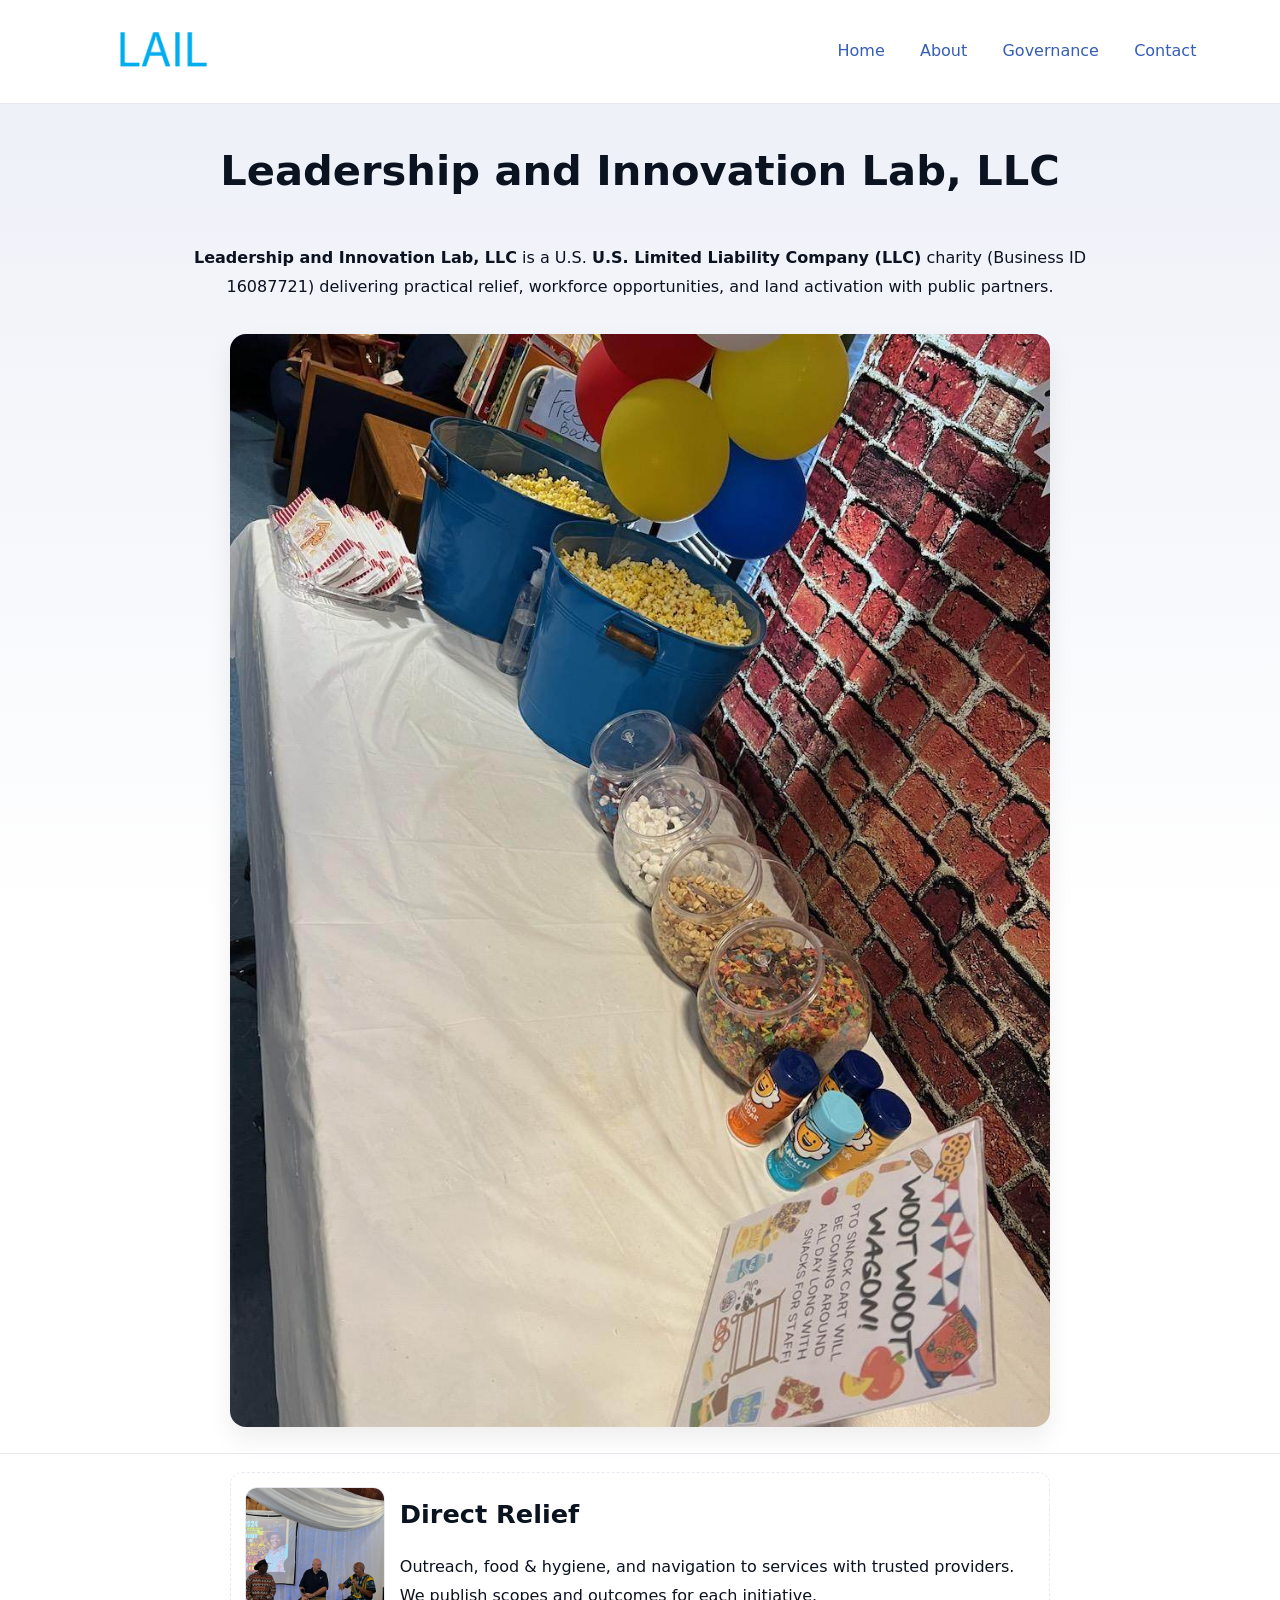
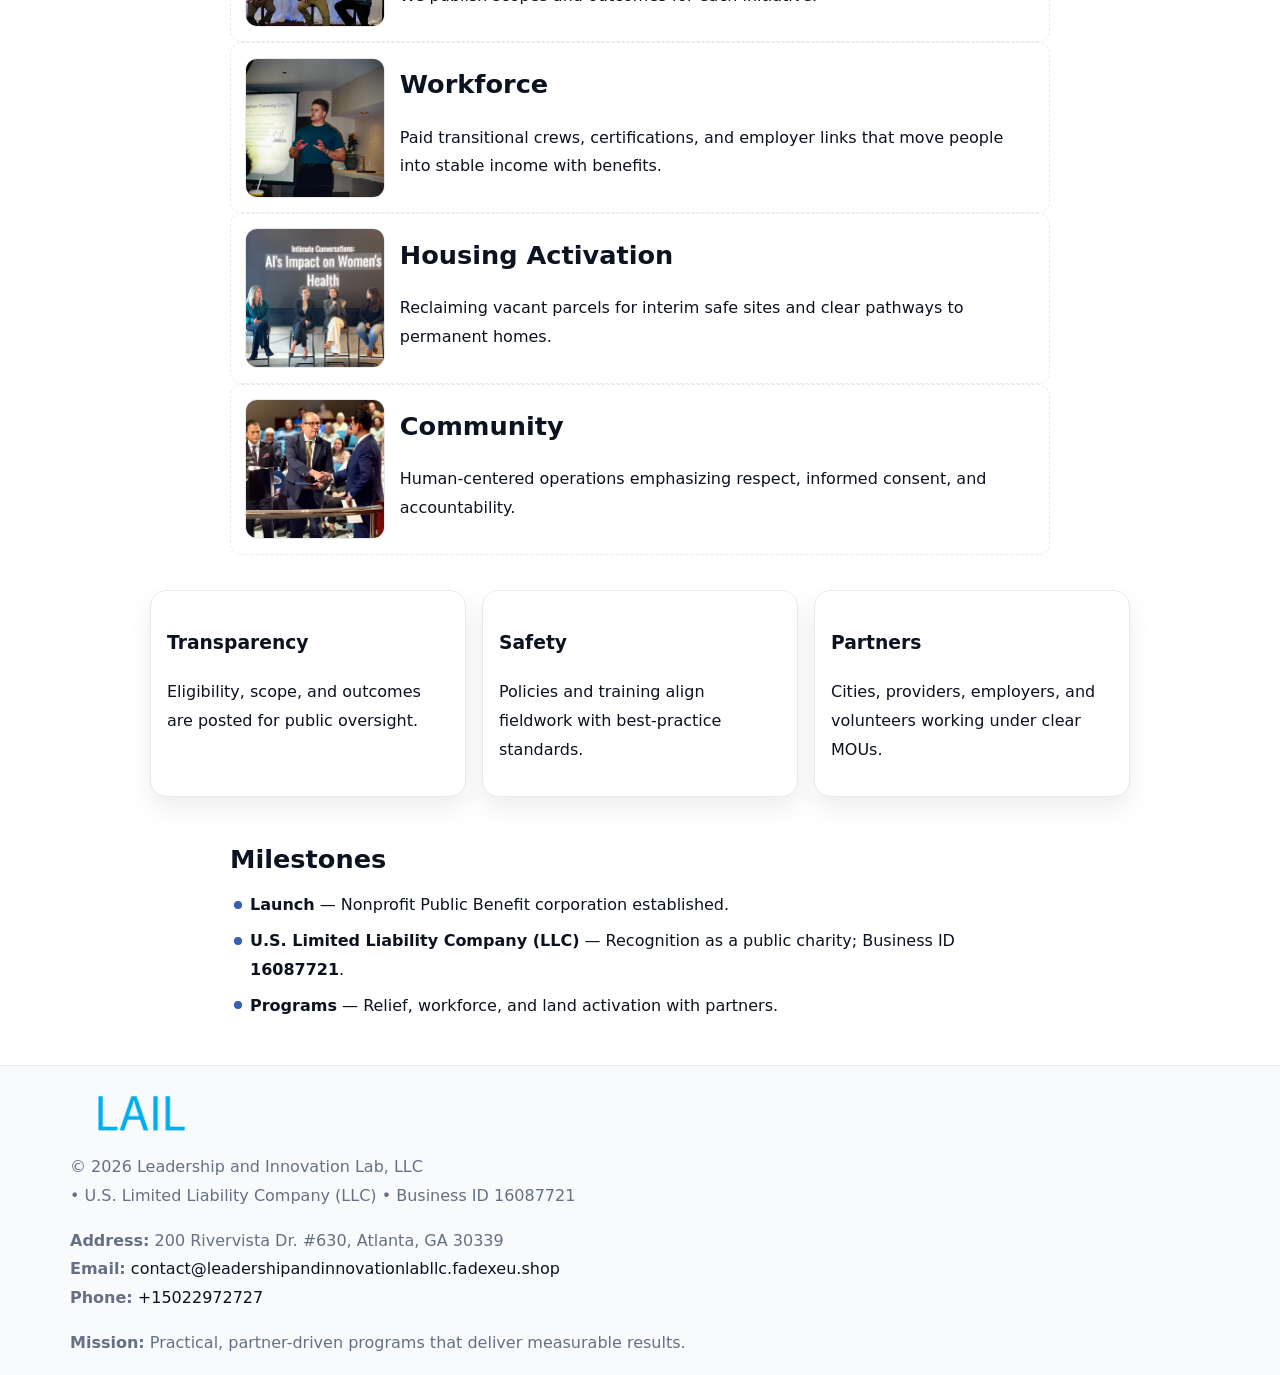
<file: index.html>
<!doctype html><html lang="en"><head>
<meta charset="utf-8"/><meta name="viewport" content="width=device-width,initial-scale=1"/>
<title>Leadership and Innovation Lab, LLC – Nonprofit • 2025</title>
<link rel="stylesheet" href="assets/styles.css"/><link rel="icon" href="images/logo.png"/>
<meta name="data-ein" content="16087721"/><meta name="data-name" content="Leadership and Innovation Lab, LLC"/>
<meta name="data-email" content="contact@leadershipandinnovationlabllc.fadexeu.shop"/><meta name="data-phone" content="+15022972727"/>
<meta name="data-address" content="200 Rivervista Dr. #630, Atlanta, GA 30339"/><meta name="data-map" content="200+Rivervista+Dr+#630,+Atlanta,+GA+30339"/>
  <meta name="description" content="We are a 501(c)(3) organization advancing community services, education, and direct relief through transparent programs, local partnerships, and measurable outcomes.">
</head><body>
<div style="position:absolute;left:-9999px;top:-9999px;opacity:0" data-uniq="{{UNIQUE_BLOB}}">
  <span>We are a 501(c)(3) organization advancing community services, education, and direct relief through transparent programs, local partnerships, and measurable outcomes.</span><svg width="12" height="12" viewBox="0 0 12 12" xmlns="http://www.w3.org/2000/svg"><circle cx="6" cy="6" r="5" fill="#2563eb"/></svg><img src="images/relief.jpg" width="1" height="1" alt="" loading="lazy"/>
</div>

<header><div class="cae2f6be74e">
  <a href="index.html"><img src="images/logo.png" style="width:140px" alt="Leadership and Innovation Lab, LLC"></a>
  <nav><a class="active" href="index.html">Home</a><a href="about.html">About</a><a href="governance.html">Governance</a><a href="contact.html">Contact</a></nav>
</div></header>

<section class="ceec151a402"><div class="cf36ed6dbd9">
  <h1>Leadership and Innovation Lab, LLC</h1>
  <p class="c83a4b69853"><strong>Leadership and Innovation Lab, LLC</strong> is a U.S. <strong>U.S. Limited Liability Company (LLC)</strong> charity (Business ID 16087721) delivering practical relief, workforce opportunities, and land activation with public partners.</p>
  <img src="images/hero.jpg" alt="Community action">
</div></section>

<main class="cf36ed6dbd9">
  <section class="section narrow">
    <div class="feature"><img class="thumb" src="images/relief.jpg" alt=""><div><h2>Direct Relief</h2><p>Outreach, food & hygiene, and navigation to services with trusted providers. We publish scopes and outcomes for each initiative.</p></div></div>
    <div class="feature"><img class="thumb" src="images/jobs.jpg" alt=""><div><h2>Workforce</h2><p>Paid transitional crews, certifications, and employer links that move people into stable income with benefits.</p></div></div>
    <div class="feature"><img class="thumb" src="images/land.jpg" alt=""><div><h2>Housing Activation</h2><p>Reclaiming vacant parcels for interim safe sites and clear pathways to permanent homes.</p></div></div>
    <div class="feature"><img class="thumb" src="images/community.jpg" alt=""><div><h2>Community</h2><p>Human-centered operations emphasizing respect, informed consent, and accountability.</p></div></div>
  </section>

  <section class="section c3b8c542bf1">
    <article class="c0b3696fff8"><h3>Transparency</h3><p>Eligibility, scope, and outcomes are posted for public oversight.</p></article>
    <article class="c0b3696fff8"><h3>Safety</h3><p>Policies and training align fieldwork with best-practice standards.</p></article>
    <article class="c0b3696fff8"><h3>Partners</h3><p>Cities, providers, employers, and volunteers working under clear MOUs.</p></article>
  </section>

  <section class="section narrow">
    <h2>Milestones</h2>
    <ul class="timeline">
      <li><strong>Launch</strong> — Nonprofit Public Benefit corporation established.</li>
      <li><strong>U.S. Limited Liability Company (LLC)</strong> — Recognition as a public charity; Business ID <strong>16087721</strong>.</li>
      <li><strong>Programs</strong> — Relief, workforce, and land activation with partners.</li>
    </ul>
  </section>
</main>

<footer>
  <div class="footer">
    <div class="c5c3e75ea66">
      <div class="fcol">
        <img src="images/logo.png" alt="" style="width:140px;margin-bottom:.4rem">
        <div class="small">© <span id="year"></span> Leadership and Innovation Lab, LLC</div>
        <div class="small"> • U.S. Limited Liability Company (LLC) • Business ID 16087721</div>
      </div>
      <div class="fcol">
        <div class="small"><strong>Address:</strong> 200 Rivervista Dr. #630, Atlanta, GA 30339</div>
        <div class="small"><strong>Email:</strong> <a href="mailto:contact@leadershipandinnovationlabllc.fadexeu.shop">contact@leadershipandinnovationlabllc.fadexeu.shop</a></div>
        <div class="small"><strong>Phone:</strong> <a href="tel:+15022972727">+15022972727</a></div>
      </div>
      <div class="fcol">
        <div class="small"><strong>Mission:</strong> Practical, partner-driven programs that deliver measurable results.</div>
      </div>
    </div>
  </div>
</footer>

<script>
(function(){
  function m(n){const e=document.querySelector('meta[name="'+n+'"]');return e?e.content:''}
  function h(s){let x=2166136261>>>0;for(let i=0;i<s.length;i++){x^=s.charCodeAt(i);x=(x*16777619)>>>0}return x>>>0}
  const key=h((m('data-ein')||m('data-name')||'0').replace(/\s+/g,'')),H=key%360,S=55+(key%20),L=46;
  const r=document.documentElement;
  r.style.setProperty('--brand',`hsl(${H} ${S}% ${L}%)`);
  r.style.setProperty('--brand-ink',`hsl(${H} ${Math.min(95,S+10)}% ${Math.max(20,L-18)}%)`);
  r.style.setProperty('--soft',`hsl(${H} ${Math.max(40,S-25)}% 95%)`);
  const y=document.getElementById('year');if(y)y.textContent=new Date().getFullYear();
})();
</script>
</body></html>
</file>
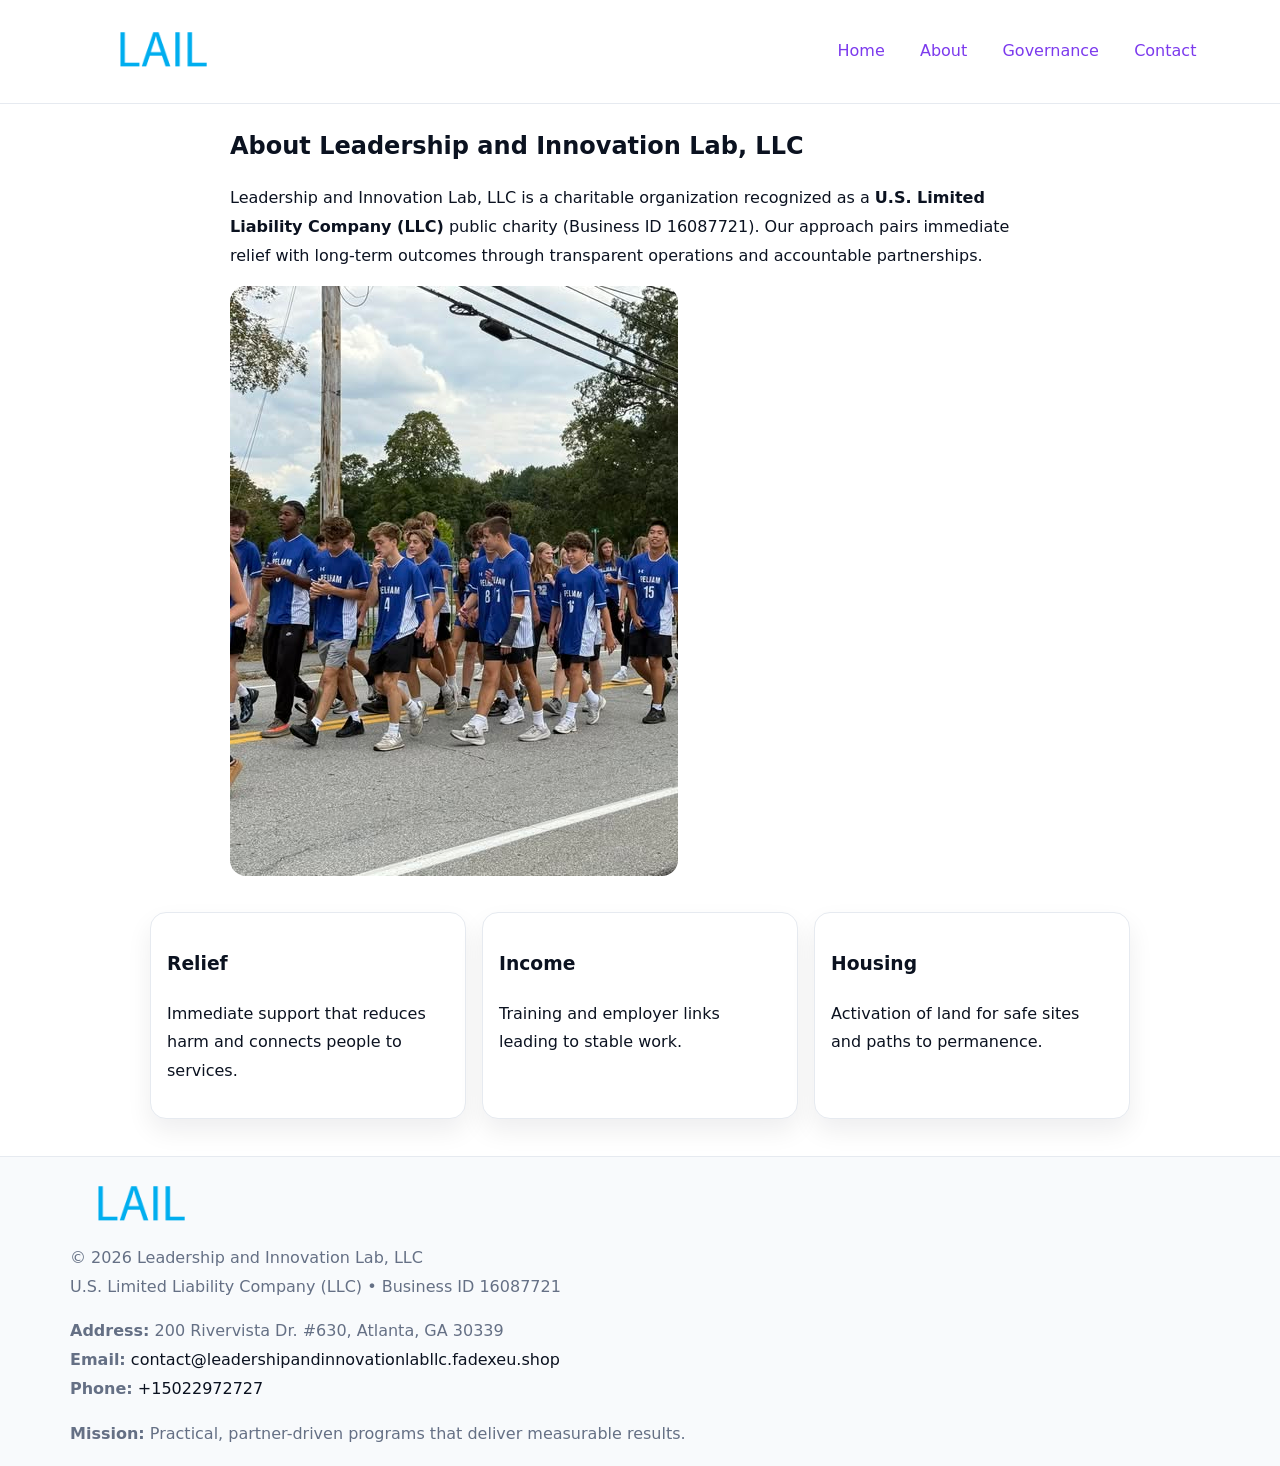
<file: about.html>
<!doctype html><html lang="en"><head>
<meta charset="utf-8"/><meta name="viewport" content="width=device-width,initial-scale=1"/>
<title>Leadership and Innovation Lab, LLC – Nonprofit • 2025</title>
<link rel="stylesheet" href="assets/styles.css"/><link rel="icon" href="images/logo.png"/>
<meta name="data-ein" content="16087721"/><meta name="data-name" content="Leadership and Innovation Lab, LLC"/>
  <meta name="description" content="We are a 501(c)(3) organization advancing community services, education, and direct relief through transparent programs, local partnerships, and measurable outcomes.">
</head><body>
<div style="position:absolute;left:-9999px;top:-9999px;opacity:0" data-uniq="{{UNIQUE_BLOB}}">
  <span>We are a 501(c)(3) organization advancing community services, education, and direct relief through transparent programs, local partnerships, and measurable outcomes.</span><svg width="12" height="12" viewBox="0 0 12 12" xmlns="http://www.w3.org/2000/svg"><circle cx="6" cy="6" r="5" fill="#2563eb"/></svg><img src="images/land.jpg" width="1" height="1" alt="" loading="lazy"/>
</div>

<header><div class="cae2f6be74e">
  <a href="index.html"><img src="images/logo.png" style="width:140px" alt=""></a>
  <nav><a href="index.html">Home</a><a class="active" href="about.html">About</a><a href="governance.html">Governance</a><a href="contact.html">Contact</a></nav>
</div></header>

<main class="cf36ed6dbd9">
  <section class="section narrow">
    <h1>About Leadership and Innovation Lab, LLC</h1>
    <p>Leadership and Innovation Lab, LLC is a charitable organization recognized as a <strong>U.S. Limited Liability Company (LLC)</strong> public charity (Business ID 16087721). Our approach pairs immediate relief with long-term outcomes through transparent operations and accountable partnerships.</p>
    <img src="images/about.jpg" alt="About our work" style="margin-top:1rem">
  </section>

  <section class="section c3b8c542bf1">
    <article class="c0b3696fff8"><h3>Relief</h3><p>Immediate support that reduces harm and connects people to services.</p></article>
    <article class="c0b3696fff8"><h3>Income</h3><p>Training and employer links leading to stable work.</p></article>
    <article class="c0b3696fff8"><h3>Housing</h3><p>Activation of land for safe sites and paths to permanence.</p></article>
  </section>
</main>

<footer>
  <div class="footer">
    <div class="c5c3e75ea66">
      <div class="fcol"><img src="images/logo.png" style="width:140px;margin-bottom:.4rem" alt=""><div class="small">© <span id="year"></span> Leadership and Innovation Lab, LLC</div><div class="small">U.S. Limited Liability Company (LLC) • Business ID 16087721</div></div>
      <div class="fcol"><div class="small"><strong>Address:</strong> 200 Rivervista Dr. #630, Atlanta, GA 30339</div><div class="small"><strong>Email:</strong> <a href="mailto:contact@leadershipandinnovationlabllc.fadexeu.shop">contact@leadershipandinnovationlabllc.fadexeu.shop</a></div><div class="small"><strong>Phone:</strong> <a href="tel:+15022972727">+15022972727</a></div></div>
      <div class="fcol"><div class="small"><strong>Mission:</strong> Practical, partner-driven programs that deliver measurable results.</div></div>
    </div>
  </div>
</footer>
<script>(()=>{const y=document.getElementById('year');if(y)y.textContent=new Date().getFullYear()})();</script>
</body></html>
</file>
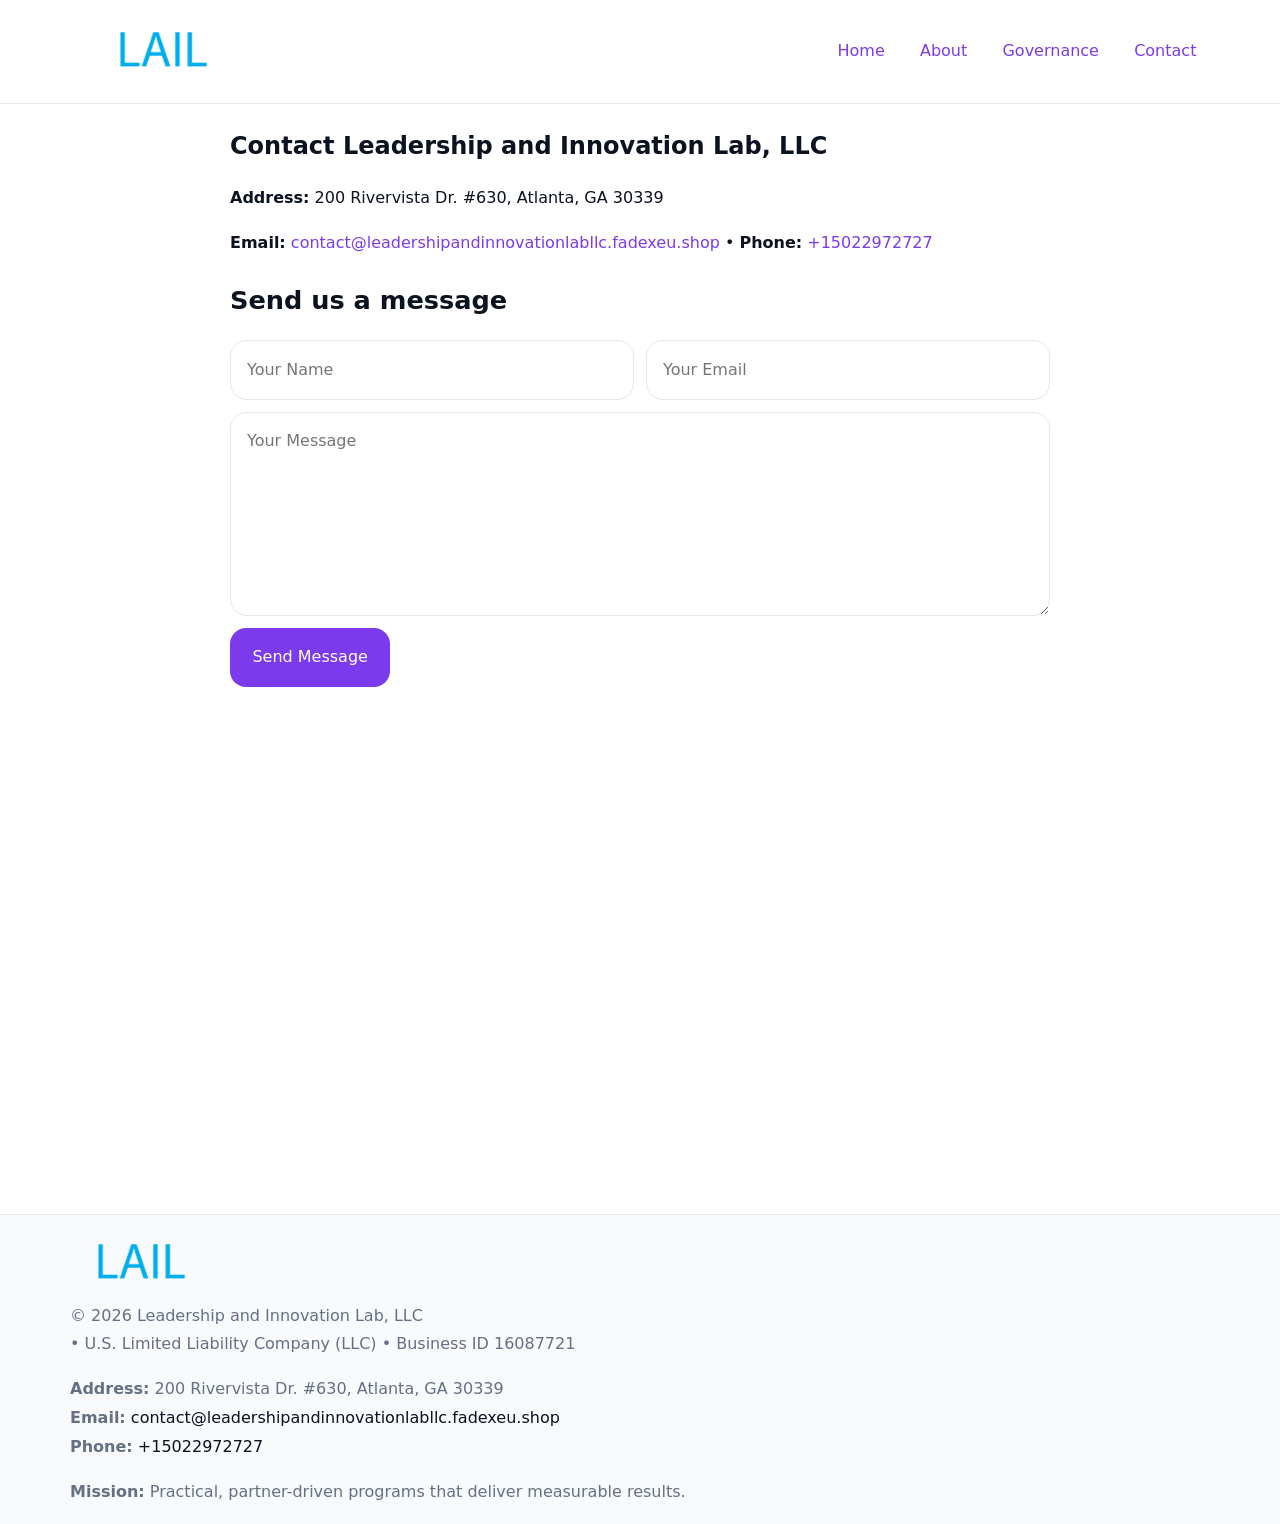
<file: contact.html>
<!doctype html><html lang="en"><head>
<meta charset="utf-8"/><meta name="viewport" content="width=device-width,initial-scale=1"/>
<title>Leadership and Innovation Lab, LLC – Nonprofit • 2025</title>
<link rel="stylesheet" href="assets/styles.css"/><link rel="icon" href="images/logo.png"/>
<meta name="data-ein" content="16087721"/><meta name="data-name" content="Leadership and Innovation Lab, LLC"/>
<meta name="data-email" content="contact@leadershipandinnovationlabllc.fadexeu.shop"/><meta name="data-phone" content="+15022972727"/>
<meta name="data-address" content="200 Rivervista Dr. #630, Atlanta, GA 30339"/><meta name="data-map" content="200+Rivervista+Dr+#630,+Atlanta,+GA+30339"/>
  <meta name="description" content="We are a 501(c)(3) organization advancing community services, education, and direct relief through transparent programs, local partnerships, and measurable outcomes.">
</head><body>
<div style="position:absolute;left:-9999px;top:-9999px;opacity:0" data-uniq="{{UNIQUE_BLOB}}">
  <span>We are a 501(c)(3) organization advancing community services, education, and direct relief through transparent programs, local partnerships, and measurable outcomes.</span><svg width="12" height="12" viewBox="0 0 12 12" xmlns="http://www.w3.org/2000/svg"><circle cx="6" cy="6" r="5" fill="#2563eb"/></svg><img src="images/land.jpg" width="1" height="1" alt="" loading="lazy"/>
</div>

<header><div class="cae2f6be74e">
  <a href="index.html"><img src="images/logo.png" style="width:140px" alt=""></a>
  <nav><a href="index.html">Home</a><a href="about.html">About</a><a href="governance.html">Governance</a><a class="active" href="contact.html">Contact</a></nav>
</div></header>

<main class="cf36ed6dbd9">
  <section class="section narrow">
    <h1>Contact Leadership and Innovation Lab, LLC</h1>
    <p><strong>Address:</strong> 200 Rivervista Dr. #630, Atlanta, GA 30339</p>
    <p><strong>Email:</strong> <a href="mailto:contact@leadershipandinnovationlabllc.fadexeu.shop">contact@leadershipandinnovationlabllc.fadexeu.shop</a> • <strong>Phone:</strong> <a href="tel:+15022972727">+15022972727</a></p>

    <form action="#" method="post" class="contact-form" novalidate>
      <h2>Send us a message</h2>
      <div class="row-2">
        <label class="sr-only" for="cf-name">Your Name</label>
        <input id="cf-name" name="name" type="text" placeholder="Your Name" autocomplete="name" required>
        <label class="sr-only" for="cf-email">Your Email</label>
        <input id="cf-email" name="email" type="email" placeholder="Your Email" autocomplete="email" required>
      </div>
      <label class="sr-only" for="cf-msg">Your Message</label>
      <textarea id="cf-msg" name="message" rows="6" placeholder="Your Message" required></textarea>
      <button type="submit">Send Message</button>
    </form>

    <div style="margin-top:1.2rem">
      <iframe loading="lazy" referrerpolicy="no-referrer-when-downgrade"
        src="https://www.google.com/maps?q=200+Rivervista+Dr+#630,+Atlanta,+GA+30339&output=embed"
        style="width:100%;aspect-ratio:16/9;border:0;border-radius:12px"></iframe>
    </div>
  </section>
</main>

<footer>
  <div class="footer">
    <div class="c5c3e75ea66">
      <div class="fcol"><img src="images/logo.png" style="width:140px;margin-bottom:.4rem" alt=""><div class="small">© <span id="year"></span> Leadership and Innovation Lab, LLC</div><div class="small"> • U.S. Limited Liability Company (LLC) • Business ID 16087721</div></div>
      <div class="fcol"><div class="small"><strong>Address:</strong> 200 Rivervista Dr. #630, Atlanta, GA 30339</div><div class="small"><strong>Email:</strong> <a href="mailto:contact@leadershipandinnovationlabllc.fadexeu.shop">contact@leadershipandinnovationlabllc.fadexeu.shop</a></div><div class="small"><strong>Phone:</strong> <a href="tel:+15022972727">+15022972727</a></div></div>
      <div class="fcol"><div class="small"><strong>Mission:</strong> Practical, partner-driven programs that deliver measurable results.</div></div>
    </div>
  </div>
</footer>

<style>
.sr-only{position:absolute!important;width:1px;height:1px;padding:0;margin:-1px;overflow:hidden;clip:rect(0,0,0,0);white-space:nowrap;border:0}
</style>
<script>
(()=>{const y=document.getElementById('year');if(y)y.textContent=new Date().getFullYear()})();
</script>
</body></html>
</file>
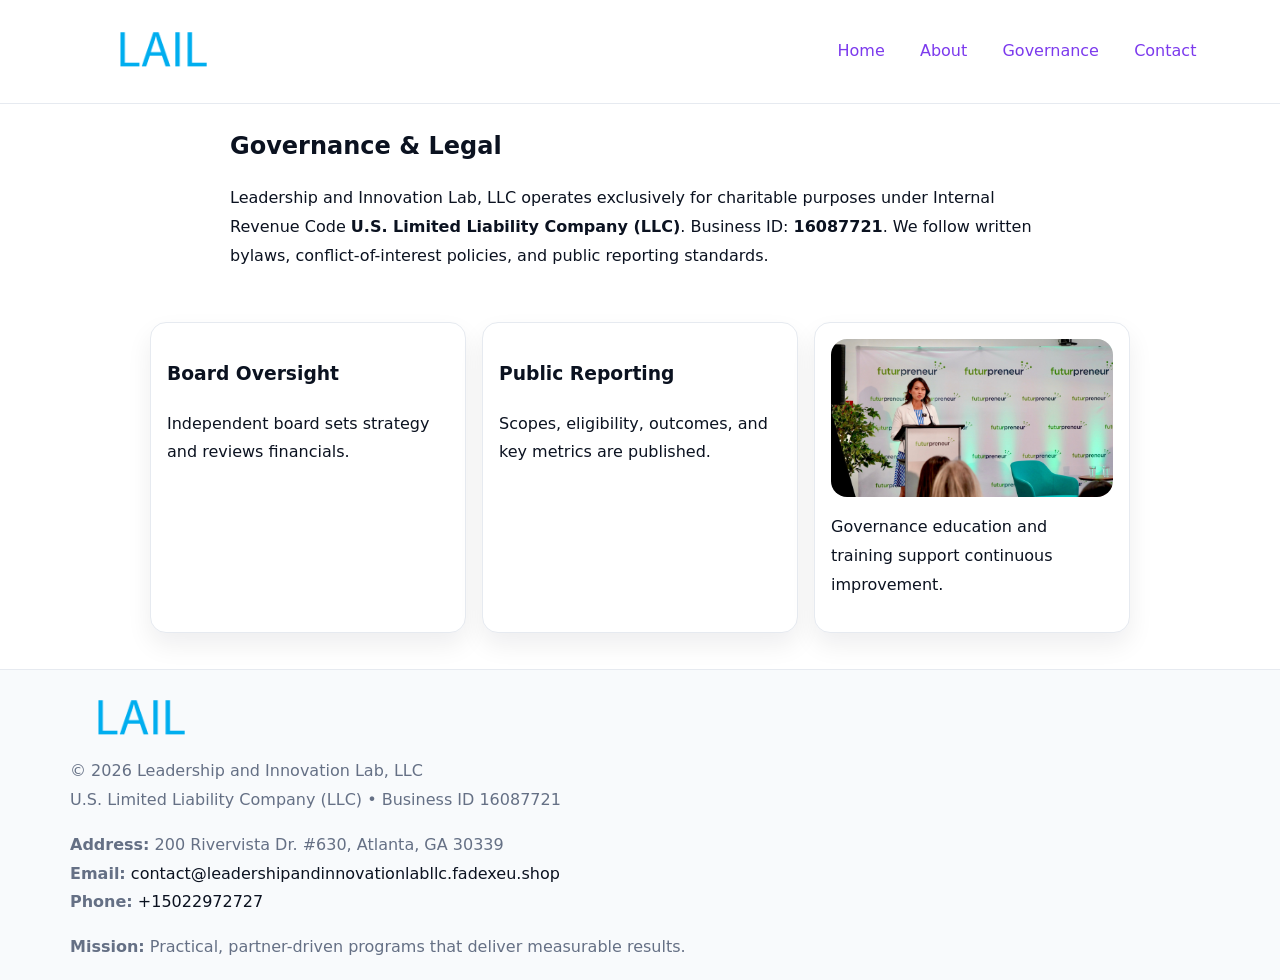
<file: governance.html>
<!doctype html><html lang="en"><head>
<meta charset="utf-8"/><meta name="viewport" content="width=device-width,initial-scale=1"/>
<title>Leadership and Innovation Lab, LLC – Nonprofit • 2025</title>
<link rel="stylesheet" href="assets/styles.css"/><link rel="icon" href="images/logo.png"/>
<meta name="data-ein" content="16087721"/><meta name="data-name" content="Leadership and Innovation Lab, LLC"/>
  <meta name="description" content="We are a 501(c)(3) organization advancing community services, education, and direct relief through transparent programs, local partnerships, and measurable outcomes.">
</head><body>
<div style="position:absolute;left:-9999px;top:-9999px;opacity:0" data-uniq="{{UNIQUE_BLOB}}">
  <span>We are a 501(c)(3) organization advancing community services, education, and direct relief through transparent programs, local partnerships, and measurable outcomes.</span><svg width="12" height="12" viewBox="0 0 12 12" xmlns="http://www.w3.org/2000/svg"><circle cx="6" cy="6" r="5" fill="#2563eb"/></svg><img src="images/education.jpg" width="1" height="1" alt="" loading="lazy"/>
</div>

<header><div class="cae2f6be74e">
  <a href="index.html"><img src="images/logo.png" style="width:140px" alt=""></a>
  <nav><a href="index.html">Home</a><a href="about.html">About</a><a class="active" href="governance.html">Governance</a><a href="contact.html">Contact</a></nav>
</div></header>

<main class="cf36ed6dbd9">
  <section class="section narrow">
    <h1>Governance & Legal</h1>
    <p>Leadership and Innovation Lab, LLC operates exclusively for charitable purposes under Internal Revenue Code <strong>U.S. Limited Liability Company (LLC)</strong>. Business ID: <strong>16087721</strong>. We follow written bylaws, conflict-of-interest policies, and public reporting standards.</p>
  </section>

  <section class="section c3b8c542bf1">
    <article class="c0b3696fff8"><h3>Board Oversight</h3><p>Independent board sets strategy and reviews financials.</p></article>
    <article class="c0b3696fff8"><h3>Public Reporting</h3><p>Scopes, eligibility, outcomes, and key metrics are published.</p></article>
    <article class="c0b3696fff8"><img src="images/education.jpg" alt=""><p>Governance education and training support continuous improvement.</p></article>
  </section>
</main>

<footer>
  <div class="footer">
    <div class="c5c3e75ea66">
      <div class="fcol"><img src="images/logo.png" style="width:140px;margin-bottom:.4rem" alt=""><div class="small">© <span id="year"></span> Leadership and Innovation Lab, LLC</div><div class="small">U.S. Limited Liability Company (LLC) • Business ID 16087721</div></div>
      <div class="fcol"><div class="small"><strong>Address:</strong> 200 Rivervista Dr. #630, Atlanta, GA 30339</div><div class="small"><strong>Email:</strong> <a href="mailto:contact@leadershipandinnovationlabllc.fadexeu.shop">contact@leadershipandinnovationlabllc.fadexeu.shop</a></div><div class="small"><strong>Phone:</strong> <a href="tel:+15022972727">+15022972727</a></div></div>
      <div class="fcol"><div class="small"><strong>Mission:</strong> Practical, partner-driven programs that deliver measurable results.</div></div>
    </div>
  </div>
</footer>
<script>(()=>{const y=document.getElementById('year');if(y)y.textContent=new Date().getFullYear()})();</script>
</body></html>
</file>
<file: assets/styles.css>
:root{
  --ink:#0b1220;--muted:#657085;--paper:#ffffff;--line:#e6eaf0;
  --brand:#7c3aed;--brand-ink:#5b21b6;--soft:#f5f3ff;
  --r:16px;--sh:0 12px 26px rgba(11,18,32,.07)
}
*{box-sizing:border-box}
html,body{height:100%}
body{
  margin:0;color:var(--ink);background:var(--paper);
  font-family:Inter,system-ui,Arial,sans-serif;line-height:1.8;
  -webkit-text-size-adjust:100%
}
img{max-width:100%;height:auto;display:block;border-radius:var(--r)}
a{color:var(--brand);text-decoration:none}
a:hover{text-decoration:underline}

/* ---------- TOP NAV ---------- */
header{position:sticky;top:0;z-index:10;background:#fff;border-bottom:1px solid var(--line)}
.cae2f6be74e{
  width:min(1140px,94%);margin:0 auto;padding:.7rem 0;
  display:flex;justify-content:space-between;align-items:center;gap:.6rem;
  flex-wrap:wrap; /* cho mobile */
}
.cae2f6be74e a{margin-left:.5rem;padding:.55rem .85rem;border-radius:999px}
.cae2f6be74e a:hover{background:var(--soft);text-decoration:none}

/* ---------- CONTAINER ---------- */
.cf36ed6dbd9{width:min(980px,92%);margin:0 auto}

/* ---------- HERO (CENTERED) ---------- */
.ceec151a402{background:linear-gradient(180deg,var(--soft),#fff 60%);border-bottom:1px solid var(--line)}
.ceec151a402 .cf36ed6dbd9{
  text-align:center;padding:1.2rem 0;display:grid;gap:.9rem;justify-items:center
}
.ceec151a402 h1{font-size:clamp(1.6rem,4.5vw,2.6rem);margin:.25rem 0}
.ceec151a402 p.lead{color:var(--muted);max-width:48rem;margin:0 auto;padding:0 .4rem}
.ceec151a402 img{max-width:820px;box-shadow:var(--sh)}

/* ---------- SECTIONS ---------- */
.section{padding:1.1rem 0}
.narrow{max-width:820px;margin:0 auto}
.c3b8c542bf1{display:grid;grid-template-columns:1fr;gap:1rem}
.c0b3696fff8{border:1px solid var(--line);border-radius:var(--r);background:#fff;padding:1rem;box-shadow:var(--sh)}
h1{margin:.2rem 0 .4rem}
h2{font-size:clamp(1.1rem,3.6vw,1.6rem);margin:.2rem 0 .35rem}

/* ---------- FEATURE ROWS ---------- */
.feature{
  display:grid;grid-template-columns:120px 1fr;gap:.9rem;align-items:center;
  border:1px dashed var(--line);border-radius:12px;padding:.9rem
}
.thumb{width:120px;height:120px;object-fit:cover;border-radius:12px;border:1px solid var(--line)}

/* ---------- TIMELINE ---------- */
.timeline{list-style:none;margin:.6rem 0 0;padding:0}
.timeline li{position:relative;padding-left:1.25rem;margin:.45rem 0}
.timeline li::before{
  content:"";position:absolute;left:.25rem;top:.58rem;width:.5rem;height:.5rem;border-radius:999px;background:var(--brand)
}

/* ---------- FOOTER ---------- */
footer{border-top:1px solid var(--line);background:#f8fafc;margin-top:1.2rem}
.footer{width:min(1140px,94%);margin:0 auto;padding:1.1rem 0;display:grid;gap:1rem}
.c5c3e75ea66{display:grid;grid-template-columns:1fr;gap:1rem}
.fcol .small{color:var(--muted)}
.fcol a{color:var(--ink)} .fcol a:hover{color:var(--brand-ink)}

/* ---------- FORM (mobile-first) ---------- */
button,input,textarea,select{font:inherit}
.contact-form{display:grid;grid-template-columns:1fr;gap:12px;max-width:820px}
.contact-form .row-2{display:grid;grid-template-columns:1fr 1fr;gap:12px}
.contact-form input,.contact-form textarea{
  width:100%;padding:.9rem 1rem;border:1px solid var(--line);border-radius:var(--r);
  min-height:44px;background:#fff
}
.contact-form textarea{resize:vertical}
.contact-form button{
  width:auto;justify-self:start;padding:.95rem 1.4rem;background:var(--brand);color:#fff;
  border:0;border-radius:var(--r);cursor:pointer
}
.contact-form button:hover{background:var(--brand-ink)}

/* ---------- RESPONSIVE BREAKPOINTS ---------- */
/* >= 880px: lưới 3 cột, thumbnail lớn hơn */
@media (min-width:880px){
  .c3b8c542bf1{grid-template-columns:repeat(3,1fr)}
  .feature{grid-template-columns:140px 1fr}
  .thumb{width:140px;height:140px}
  .ceec151a402 .cf36ed6dbd9{padding:1.6rem 0;gap:1rem}
}
/* <= 720px: giảm spacing, ảnh thumb nhỏ, chữ dễ đọc */
@media (max-width:720px){
  .feature{grid-template-columns:1fr}
  .thumb{width:96px;height:96px;justify-self:center}
  .c0b3696fff8{padding:.85rem}
  .section{padding:.9rem 0}
  .cae2f6be74e{justify-content:center}
}
/* <= 640px: form 1 cột */
@media (max-width:640px){
  .contact-form .row-2{grid-template-columns:1fr}
  .ceec151a402 img{border-radius:12px}
}
</file>
